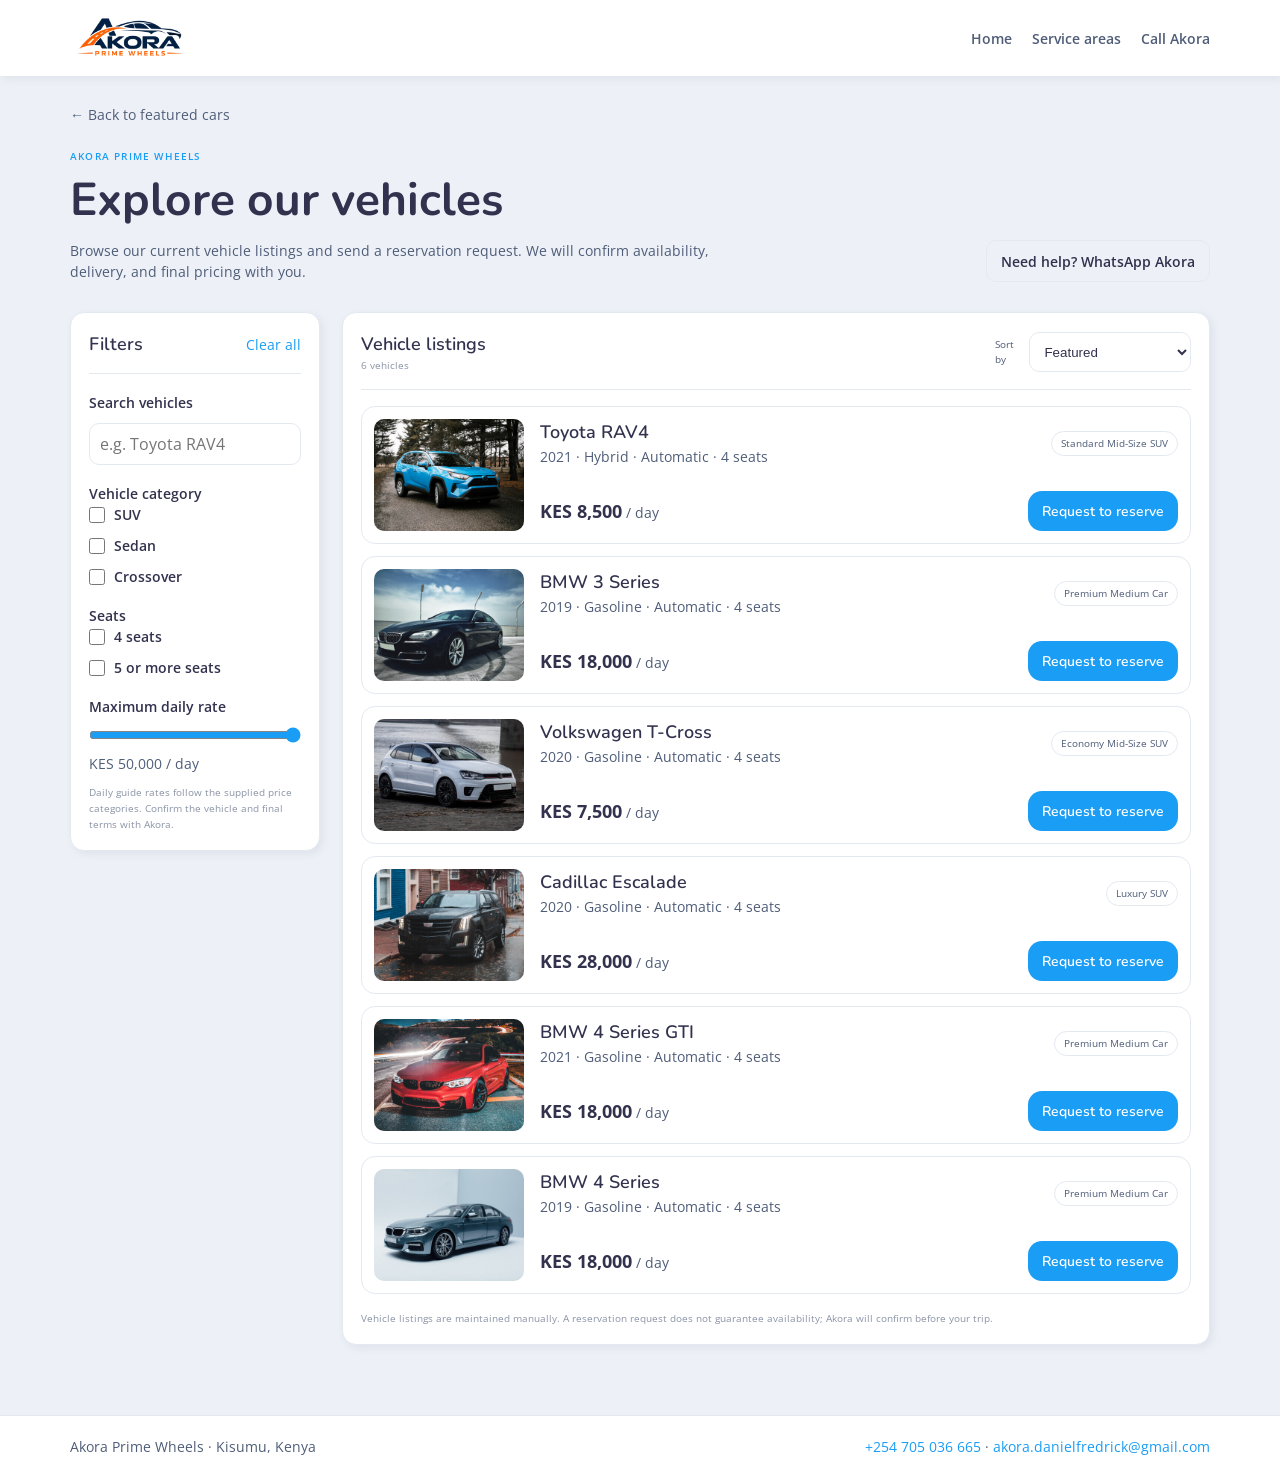
<file: vehicles.html>
<!DOCTYPE html>
<html lang="en">

<head>
  <meta charset="UTF-8">
  <meta name="viewport" content="width=device-width, initial-scale=1.0">
  <meta name="description" content="Browse Akora's manually listed vehicles and send a reservation request.">
  <title>Explore vehicles | Akora Prime Wheels</title>
  <link rel="shortcut icon" href="./favicon.svg" type="image/svg+xml">
  <link rel="stylesheet" href="./assets/css/style.css?v=20261027-responsive">
  <link rel="preconnect" href="https://fonts.googleapis.com">
  <link rel="preconnect" href="https://fonts.gstatic.com" crossorigin>
  <link href="https://fonts.googleapis.com/css2?family=Nunito:wght@400;600&family=Open+Sans&display=swap"
    rel="stylesheet">
</head>

<body class="catalog-page">
  <header class="catalog-header">
    <div class="container catalog-header-inner">
      <a href="./index.html#home" class="logo" aria-label="Akora Prime Wheels home">
        <img src="./assets/images/logo.svg" alt="Akora Prime Wheels logo">
      </a>
      <nav class="catalog-nav" aria-label="Main navigation">
        <a href="./index.html#home">Home</a>
        <a href="./index.html#service-areas">Service areas</a>
        <a href="tel:+254705036665">Call Akora</a>
      </nav>
    </div>
  </header>

  <main class="catalog-main">
    <div class="container">
      <a class="catalog-back-link" href="./index.html#featured-car">&larr; Back to featured cars</a>

      <div class="catalog-heading">
        <div>
          <p class="catalog-eyebrow">AKORA PRIME WHEELS</p>
          <h1 class="h1 catalog-title">Explore our vehicles</h1>
          <p class="catalog-description">Browse our current vehicle listings and send a reservation request.
            We will confirm availability, delivery, and final pricing with you.</p>
        </div>
        <a class="catalog-contact" href="https://wa.me/254705036665" target="_blank" rel="noopener noreferrer">
          Need help? WhatsApp Akora
        </a>
      </div>

      <div class="catalog-layout">
        <aside class="catalog-filters" aria-labelledby="filter-title">
          <div class="catalog-filter-heading">
            <h2 id="filter-title">Filters</h2>
            <button type="button" class="catalog-clear" data-clear-filters>Clear all</button>
          </div>

          <div class="catalog-filter-group">
            <label for="vehicle-search">Search vehicles</label>
            <input id="vehicle-search" class="catalog-control" type="search" placeholder="e.g. Toyota RAV4">
          </div>

          <fieldset class="catalog-filter-group">
            <legend>Vehicle category</legend>
            <label class="catalog-check"><input type="checkbox" name="category" value="suv"> SUV</label>
            <label class="catalog-check"><input type="checkbox" name="category" value="sedan"> Sedan</label>
            <label class="catalog-check"><input type="checkbox" name="category" value="crossover"> Crossover</label>
          </fieldset>

          <fieldset class="catalog-filter-group">
            <legend>Seats</legend>
            <label class="catalog-check"><input type="checkbox" name="seats" value="4"> 4 seats</label>
            <label class="catalog-check"><input type="checkbox" name="seats" value="5"> 5 or more seats</label>
          </fieldset>

          <div class="catalog-filter-group">
            <label for="max-price">Maximum daily rate</label>
            <input id="max-price" class="catalog-price-range" type="range" min="3000" max="50000" step="500" value="50000">
            <output class="catalog-price-output" for="max-price" data-max-price-output>KES 50,000 / day</output>
            <p class="catalog-filter-note">Daily guide rates follow the supplied price categories. Confirm the vehicle and final terms with Akora.</p>
          </div>
        </aside>

        <section class="catalog-results" aria-labelledby="results-title">
          <div class="catalog-results-heading">
            <div>
              <h2 id="results-title">Vehicle listings</h2>
              <p data-results-count aria-live="polite">6 vehicles</p>
            </div>
            <label class="catalog-sort-label" for="sort-vehicles">
              Sort by
              <select id="sort-vehicles" class="catalog-control">
                <option value="featured">Featured</option>
                <option value="price-low">Price: low to high</option>
                <option value="price-high">Price: high to low</option>
                <option value="name">Name: A to Z</option>
              </select>
            </label>
          </div>

          <div class="catalog-list" data-catalog-list>
            <article class="catalog-vehicle" data-vehicle-card data-name="Toyota RAV4" data-category="suv"
              data-seats="4" data-price="8500" data-order="1">
              <img src="./assets/images/car-1.jpg" alt="Toyota RAV4" loading="lazy" width="160" height="110">
              <div class="catalog-vehicle-details">
                <div class="catalog-vehicle-title">
                  <div><h3>Toyota RAV4</h3><p>2021 · Hybrid · Automatic · 4 seats</p></div>
                  <span class="catalog-category">Standard Mid-Size SUV</span>
                </div>
                <div class="catalog-vehicle-bottom">
                  <p class="catalog-vehicle-price"><strong>KES 8,500</strong> / day</p>
                  <a class="btn catalog-reserve" href="./index.html?reserve=toyota-rav4#featured-car">Request to reserve</a>
                </div>
              </div>
            </article>

            <article class="catalog-vehicle" data-vehicle-card data-name="BMW 3 Series" data-category="sedan"
              data-seats="4" data-price="18000" data-order="2">
              <img src="./assets/images/car-2.jpg" alt="BMW 3 Series" loading="lazy" width="160" height="110">
              <div class="catalog-vehicle-details">
                <div class="catalog-vehicle-title">
                  <div><h3>BMW 3 Series</h3><p>2019 · Gasoline · Automatic · 4 seats</p></div>
                  <span class="catalog-category">Premium Medium Car</span>
                </div>
                <div class="catalog-vehicle-bottom">
                  <p class="catalog-vehicle-price"><strong>KES 18,000</strong> / day</p>
                  <a class="btn catalog-reserve" href="./index.html?reserve=bmw-3-series#featured-car">Request to reserve</a>
                </div>
              </div>
            </article>

            <article class="catalog-vehicle" data-vehicle-card data-name="Volkswagen T-Cross" data-category="crossover"
              data-seats="4" data-price="7500" data-order="3">
              <img src="./assets/images/car-3.jpg" alt="Volkswagen T-Cross" loading="lazy" width="160" height="110">
              <div class="catalog-vehicle-details">
                <div class="catalog-vehicle-title">
                  <div><h3>Volkswagen T-Cross</h3><p>2020 · Gasoline · Automatic · 4 seats</p></div>
                  <span class="catalog-category">Economy Mid-Size SUV</span>
                </div>
                <div class="catalog-vehicle-bottom">
                  <p class="catalog-vehicle-price"><strong>KES 7,500</strong> / day</p>
                  <a class="btn catalog-reserve" href="./index.html?reserve=volkswagen-t-cross#featured-car">Request to reserve</a>
                </div>
              </div>
            </article>

            <article class="catalog-vehicle" data-vehicle-card data-name="Cadillac Escalade" data-category="suv"
              data-seats="4" data-price="28000" data-order="4">
              <img src="./assets/images/car-4.jpg" alt="Cadillac Escalade" loading="lazy" width="160" height="110">
              <div class="catalog-vehicle-details">
                <div class="catalog-vehicle-title">
                  <div><h3>Cadillac Escalade</h3><p>2020 · Gasoline · Automatic · 4 seats</p></div>
                  <span class="catalog-category">Luxury SUV</span>
                </div>
                <div class="catalog-vehicle-bottom">
                  <p class="catalog-vehicle-price"><strong>KES 28,000</strong> / day</p>
                  <a class="btn catalog-reserve" href="./index.html?reserve=cadillac-escalade#featured-car">Request to reserve</a>
                </div>
              </div>
            </article>

            <article class="catalog-vehicle" data-vehicle-card data-name="BMW 4 Series GTI" data-category="sedan"
              data-seats="4" data-price="18000" data-order="5">
              <img src="./assets/images/car-5.jpg" alt="BMW 4 Series GTI" loading="lazy" width="160" height="110">
              <div class="catalog-vehicle-details">
                <div class="catalog-vehicle-title">
                  <div><h3>BMW 4 Series GTI</h3><p>2021 · Gasoline · Automatic · 4 seats</p></div>
                  <span class="catalog-category">Premium Medium Car</span>
                </div>
                <div class="catalog-vehicle-bottom">
                  <p class="catalog-vehicle-price"><strong>KES 18,000</strong> / day</p>
                  <a class="btn catalog-reserve" href="./index.html?reserve=bmw-4-series-gti#featured-car">Request to reserve</a>
                </div>
              </div>
            </article>

            <article class="catalog-vehicle" data-vehicle-card data-name="BMW 4 Series" data-category="sedan"
              data-seats="4" data-price="18000" data-order="6">
              <img src="./assets/images/car-6.jpg" alt="BMW 4 Series" loading="lazy" width="160" height="110">
              <div class="catalog-vehicle-details">
                <div class="catalog-vehicle-title">
                  <div><h3>BMW 4 Series</h3><p>2019 · Gasoline · Automatic · 4 seats</p></div>
                  <span class="catalog-category">Premium Medium Car</span>
                </div>
                <div class="catalog-vehicle-bottom">
                  <p class="catalog-vehicle-price"><strong>KES 18,000</strong> / day</p>
                  <a class="btn catalog-reserve" href="./index.html?reserve=bmw-4-series#featured-car">Request to reserve</a>
                </div>
              </div>
            </article>

            <p class="catalog-empty" data-catalog-empty hidden>No vehicles match these filters. Try changing your search.</p>
          </div>
          <p class="catalog-manual-note">Vehicle listings are maintained manually. A reservation request does not guarantee availability; Akora will confirm before your trip.</p>
        </section>
      </div>
    </div>
  </main>

  <footer class="catalog-footer">
    <div class="container">
      <p>Akora Prime Wheels · Kisumu, Kenya</p>
      <p><a href="tel:+254705036665">+254 705 036 665</a> ·
        <a href="mailto:akora.danielfredrick@gmail.com">akora.danielfredrick@gmail.com</a></p>
    </div>
  </footer>

  <script src="./assets/js/vehicles.js?v=20261027-reservation-flow"></script>
</body>

</html>
</file>
<file: assets/css/style.css>
/*-----------------------------------*\
  #style.css
\*-----------------------------------*/

/**
 * copyright 2022 codewithsadee
 */





/*-----------------------------------*\
  #CUSTOM PROPERTY
\*-----------------------------------*/

:root {

  /**
   * colors
   */

  --pale-purple-pantone: hsl(262, 63%, 92%);
  --medium-sea-green: hsl(152, 63%, 43%);
  --lavender-blush: hsl(336, 35%, 92%);
  --carolina-blue: hsl(204, 91%, 53%);
  --columbia-blue: hsl(204, 92%, 90%);
  --alice-blue-1: hsl(216, 38%, 95%);
  --alice-blue-2: hsl(216, 75%, 97%);
  --alice-blue-3: hsl(216, 38%, 95%);
  --alice-blue-4: hsl(217, 33%, 92%);
  --independence: hsl(219, 21%, 39%);
  --deep-cerise: hsl(329, 63%, 52%);
  --eerie-black: hsl(210, 11%, 15%);
  --space-cadet: hsl(240, 22%, 25%);
  --blue-jeans: hsl(204, 80%, 63%);
  --slate-blue: hsl(262, 60%, 57%);
  --beau-blue: hsl(208, 86%, 92%);
  --honey-dew: hsl(152, 48%, 89%);
  --mimi-pink: hsl(329, 63%, 90%);
  --red-salsa: hsl(0, 79%, 63%);
  --sapphire: hsl(211, 100%, 35%);
  --manatee: hsl(219, 14%, 60%);
  --white: hsl(0, 0%, 100%);

  --gradient: linear-gradient(to top, var(--alice-blue-2), var(--alice-blue-3));

  /**
   * typography
   */

  --ff-nunito: 'Nunito', sans-serif;
  --ff-open-sans: 'Open Sans', sans-serif;

  --fs-1: 2.125rem;
  --fs-2: 1.875rem;
  --fs-3: 1.5rem;
  --fs-4: 1.375rem;
  --fs-5: 1.125rem;
  --fs-6: 0.875rem;
  --fs-7: 0.625rem;

  --fw-400: 400;
  --fw-600: 600;

  /**
   * transition
   */

  --transition: 0.5s ease;

  /**
   * spacing
   */

  --section-padding: 50px;

  /**
   * radius
   */

  --radius-10: 10px;
  --radius-14: 14px;
  --radius-18: 18px;

  /**
   * shadow
   */

  --shadow-1: 3px 3px 9px hsla(240, 14%, 69%, 0.2);
  --shadow-2: 3px 3px 9px hsla(204, 92%, 59%, 0.3);

}





/*-----------------------------------*\
  #RESET
\*-----------------------------------*/

*, *::before, *::after {
  margin: 0;
  padding: 0;
  box-sizing: border-box;
}

li { list-style: none; }

a { text-decoration: none; }

a,
img,
span,
label,
input,
button,
ion-icon { display: block; }

button,
input {
  background: none;
  border: none;
  font: inherit;
}

button { cursor: pointer; }

input { width: 100%; }

ion-icon { pointer-events: none; }

html {
  font-family: var(--ff-open-sans);
  color: var(--eerie-black);
  font-size: 1rem;
  line-height: 1.5;
  scroll-behavior: smooth;
}

body {
  background: var(--alice-blue-1);
  overflow-x: hidden;
}

::-webkit-scrollbar {
  width: 15px;
  height: 10px;
}

::-webkit-scrollbar-track { background: var(--white); }

::-webkit-scrollbar-thumb {
  background: hsla(219, 14%, 60%, 0.3);
  border: 2px solid var(--white);
}

::-webkit-scrollbar-thumb:hover { background: hsla(219, 14%, 60%, 0.5); }





/*-----------------------------------*\
  #REUSED STYLE
\*-----------------------------------*/

.container { padding-inline: 15px; }

button, a { transition: var(--transition); }

.btn {
  position: relative;
  background: var(--background, var(--carolina-blue));
  color: var(--color, var(--white));
  min-width: var(--width, 40px);
  min-height: var(--height, 40px);
  padding: 5px;
  display: grid;
  place-items: center;
  border-radius: var(--radius-14);
  font-family: var(--ff-nunito);
  font-size: var(--fs-6);
  font-weight: var(--fw-600);
  overflow: hidden;
}

.btn ion-icon {
  font-size: 22px;
  --ionicon-stroke-width: 40px;
}

.btn::before {
  content: "";
  position: absolute;
  inset: 0;
  background: linear-gradient(to right, hsla(0, 0%, 100%, 0.4), transparent);
  opacity: 0;
  pointer-events: none;
  transition: var(--transition);
}

.btn:is(:hover, :focus) { box-shadow: var(--shadow-2); }

.btn:is(:hover, :focus)::before { opacity: 1; }

.section { padding-block: var(--section-padding); }

.h1,
.h2,
.h3 {
  color: var(--space-cadet);
  font-family: var(--ff-nunito);
  line-height: 1.4;
}

.h1 {
  font-size: var(--fs-1);
  text-transform: uppercase;
}

.h2,
.h3 { font-weight: var(--fw-400); }

.h2 { font-size: var(--fs-2); }

.h3 { font-size: var(--fs-4); }

.w-100 { width: 100%; }





/*-----------------------------------*\
  #HEADER
\*-----------------------------------*/

.header-contact { display: none; }

.header {
  background: var(--alice-blue-1);
  position: fixed;
  top: 0;
  left: 0;
  width: 100%;
  transition: var(--transition);
  z-index: 4;
}

.header.active { box-shadow: var(--shadow-1); }

.header .container {
  height: 70px;
  display: flex;
  justify-content: space-between;
  align-items: center;
}

.logo {
  display: inline-flex;
  align-items: center;
  width: 180px;
  min-width: 180px;
}

.logo img {
  display: block;
  width: 100%;
  height: auto;
}

.header .logo {
  width: 120px;
  min-width: 120px;
}

.footer-brand .logo {
  width: 160px;
  min-width: 160px;
}

.header-actions {
  display: flex;
  align-items: center;
  gap: 20px;
}

.header-actions .btn span { display: none; }

.user-btn {
  --color: var(--independence);
  --background: var(--white);
  --shadow-2: var(--shadow-1);
  box-shadow: var(--shadow-1);
}

.network-nav-btn {
  --width: auto;
  --height: 40px;
  --background: var(--carolina-blue);
  --color: var(--white);
  padding-inline: 18px;
  border-radius: var(--radius-10);
  font-size: var(--fs-6);
  font-weight: var(--fw-600);
  text-transform: uppercase;
  white-space: nowrap;
}

.header-actions .network-nav-btn span {
  display: block;
  padding-inline: 0;
  font-weight: var(--fw-600);
}

.nav-toggle-btn span {
  background: var(--independence);
  width: 22px;
  height: 2px;
  border-radius: 2px;
  margin-block: 8px;
  transform-origin: right;
  transition: var(--transition);
}

.nav-toggle-btn span.two { transform: scaleX(0.7); }

.nav-toggle-btn span.three { transform: scaleX(0.4); }

.nav-toggle-btn:is(:hover, :focus) span { background: var(--carolina-blue); }

.nav-toggle-btn.active span {
  transform: scaleX(1);
  background: var(--carolina-blue);
}

.navbar {
  background: var(--alice-blue-1);
  position: fixed;
  top: 70px;
  bottom: 0;
  right: -260px;
  max-width: 260px;
  width: 100%;
  padding: 20px 25px;
  border: 1px solid var(--white);
  box-shadow: var(--shadow-1);
  visibility: hidden;
  transition: 0.25s cubic-bezier(0.51, 0.03, 0.64, 0.28);
}

.navbar.active {
  visibility: visible;
  transform: translateX(-100%);
  transition: 0.5s cubic-bezier(0.33, 0.85, 0.56, 1.02);
}

.navbar-link {
  color: var(--independence);
  font-family: var(--ff-nunito);
  font-size: var(--fs-6);
  padding-block: 5px;
  margin-bottom: 15px;
}

.navbar-link:is(:hover, :focus) { color: var(--carolina-blue); }

.overlay {
  position: fixed;
  top: 70px;
  background: hsl(216, 38%, 95%);
  left: 0;
  right: 0;
  bottom: 0;
  opacity: 0;
  pointer-events: none;
  transition: var(--transition);
}

.overlay.active {
  opacity: 0.7;
  pointer-events: all;
}





/*-----------------------------------*\
  #HERO
\*-----------------------------------*/

.hero {
  position: relative;
  isolation: isolate;
  display: flex;
  min-height: 0;
  flex-direction: column;
  justify-content: space-between;
  gap: 24px;
  overflow: visible;
  padding-block: 100px 24px;
  background: var(--space-cadet);
}

.hero-content {
  max-width: 900px;
  padding-block: 8px 42px;
}

.hero-title {
  max-width: 26ch;
  margin-bottom: 12px;
  color: var(--white);
  font-family: var(--ff-open-sans);
  font-size: clamp(2.25rem, 3.8vw, 3.65rem);
  font-weight: 700;
  letter-spacing: -0.035em;
  line-height: 1.14;
  text-shadow: 0 2px 16px hsla(218, 48%, 5%, 0.3);
  text-transform: none;
}

.hero-text {
  max-width: 68ch;
  margin-bottom: 20px;
  color: hsla(0, 0%, 100%, 0.96);
  font-family: var(--ff-open-sans);
  font-size: clamp(1rem, 1.2vw, 1.15rem);
  line-height: 1.65;
  text-shadow: 0 1px 10px hsla(218, 48%, 5%, 0.48);
}

.hero-banner {
  position: absolute;
  z-index: -1;
  inset: 0;
  display: block;
  width: 100%;
  border-radius: 0;
  background:
    linear-gradient(90deg, hsla(218, 48%, 10%, 0.88) 0%, hsla(218, 48%, 10%, 0.58) 48%, hsla(218, 48%, 10%, 0.2) 100%),
    url("../images/home-hero-fortuner.png") center center / cover no-repeat;
}

.hero-banner::after {
  position: absolute;
  inset: 0;
  display: none;
  background:
    linear-gradient(90deg, hsla(218, 48%, 10%, 0.18), hsla(218, 48%, 10%, 0.08)),
    url("../images/home-hero-fortuner.png") center / contain no-repeat;
  content: "";
}

.rental-search-form {
  background: var(--gradient);
  border: 1px solid var(--white);
  box-shadow: var(--shadow-1);
  border-radius: var(--radius-18);
  font-family: var(--ff-nunito);
}

.rental-search-section {
  position: relative;
  z-index: 2;
  width: min(100%, 1110px);
  margin-inline: auto;
  padding-block: 0;
}

.rental-search-section .container {
  width: 100%;
  max-width: 1080px;
}

.input-wrapper { padding: 10px 14px; }

.input-wrapper:not(:last-of-type) { border-bottom: 1px solid hsla(0, 0%, 0%, 0.08); }

.input-label {
  color: var(--manatee);
  font-size: var(--fs-6);
  margin-bottom: 7px;
}

.input-field {
  color: var(--space-cadet);
  outline: 2px solid transparent;
  outline-offset: 5px;
  border-radius: 4px;
  transition: var(--transition);
}

.input-field:focus { outline-color: var(--carolina-blue); }

.input-field::placeholder { color: var(--independence); }

.rental-search-form .btn {
  --width: calc(100% - 32px);
  --height: 48px;
  margin: 16px;
  text-transform: uppercase;
}

.rental-search-form [data-rental-kisumu-details][hidden],
.booking-field[hidden] {
  display: none !important;
}

.rental-search-form .rental-detail-field {
  border-top: 1px solid hsla(0, 0%, 0%, 0.08);
  padding-block: 9px;
}

.rental-detail-field .input-label {
  margin-bottom: 4px;
}

.rental-detail-field .input-field {
  min-height: 36px;
  font-size: var(--fs-6);
}

.input-field[type="date"] {
  display: block;
  width: 100%;
  min-width: 0;
  min-height: 28px;
}

.rental-search-form select.input-field {
  cursor: pointer;
  width: 100%;
}

.rental-search-message {
  min-height: 0;
  margin-top: 8px;
  color: var(--independence);
  font-size: var(--fs-6);
}



/*-----------------------------------*\
  #SERVICE MAP
\*-----------------------------------*/

.service-map {
  background: var(--white);
  padding-block: 36px;
}

.service-map-heading {
  max-width: 620px;
  margin: 0 auto 24px;
  text-align: center;
}

.service-map-heading .section-title {
  margin-bottom: 8px;
}

.service-map-description {
  color: var(--independence);
  font-size: var(--fs-6);
  line-height: 1.7;
}

.service-map-layout {
  display: grid;
  gap: 14px;
}

.service-map-canvas {
  position: relative;
  z-index: 0;
  width: 100%;
  height: 320px;
  border: 1px solid var(--alice-blue-4);
  border-radius: var(--radius-18);
  overflow: hidden;
  background: var(--alice-blue-2);
}

.service-map-fallback {
  position: absolute;
  z-index: 1000;
  right: 10px;
  bottom: 10px;
  left: 10px;
  margin: 0;
  border-radius: var(--radius-10);
  background: var(--white);
  padding: 20px;
  color: var(--independence);
  font-size: var(--fs-6);
}

.service-map-fallback a,
.map-attribution a {
  display: inline;
  color: var(--carolina-blue);
  text-decoration: underline;
}

.service-city-list {
  display: grid;
  grid-template-columns: repeat(2, minmax(0, 1fr));
  align-content: start;
  gap: 8px;
}

.service-city-button {
  width: 100%;
  min-height: 38px;
  padding: 7px 10px;
  border: 1px solid var(--alice-blue-4);
  border-radius: var(--radius-10);
  color: var(--independence);
  text-align: left;
  font-size: var(--fs-6);
  transition: var(--transition);
}

.service-city-button:is(:hover, :focus-visible),
.service-city-button.active {
  border-color: var(--carolina-blue);
  color: var(--space-cadet);
  background: var(--alice-blue-2);
}

.map-attribution {
  margin-top: 8px;
  color: var(--manatee);
  font-size: var(--fs-7);
  text-align: right;
}

.leaflet-container {
  font-family: var(--ff-open-sans);
}

.booking-dialog {
  width: min(640px, calc(100% - 32px));
  max-width: 640px;
  max-height: min(90vh, 900px);
  margin: auto;
  padding: 26px;
  overflow-y: auto;
  border: 1px solid var(--alice-blue-4);
  border-radius: var(--radius-18);
  background: var(--white);
  color: var(--eerie-black);
  box-shadow: 0 24px 80px hsla(219, 21%, 20%, 0.28);
}

.booking-dialog::backdrop {
  background: hsla(219, 21%, 20%, 0.65);
  backdrop-filter: blur(3px);
}

.booking-dialog-header {
  display: flex;
  justify-content: space-between;
  align-items: flex-start;
  gap: 20px;
  margin-bottom: 18px;
}

.booking-eyebrow {
  margin-bottom: 4px;
  color: var(--carolina-blue);
  font-size: var(--fs-7);
  font-weight: var(--fw-600);
  letter-spacing: 0.12em;
}

.booking-title {
  font-weight: var(--fw-600);
}

.booking-close {
  display: grid;
  place-items: center;
  width: 40px;
  height: 40px;
  flex: 0 0 40px;
  border-radius: 50%;
  background: var(--alice-blue-1);
  color: var(--independence);
}

.booking-close ion-icon { font-size: 22px; }

.booking-car-summary {
  padding: 14px 16px;
  border: 1px solid var(--alice-blue-4);
  border-radius: var(--radius-10);
  background: var(--alice-blue-2);
  color: var(--space-cadet);
  font-family: var(--ff-nunito);
  font-weight: var(--fw-600);
}

.booking-payment-note {
  margin-block: 14px 20px;
  padding: 12px 14px;
  border-left: 3px solid var(--medium-sea-green);
  border-radius: 0 var(--radius-10) var(--radius-10) 0;
  background: var(--honey-dew);
  color: var(--space-cadet);
  font-size: var(--fs-6);
}

.booking-form {
  display: grid;
  grid-template-columns: repeat(2, minmax(0, 1fr));
  gap: 16px;
}

.booking-form[hidden] { display: none; }

.booking-field {
  display: grid;
  align-content: start;
  gap: 7px;
}

.booking-field-full { grid-column: 1 / -1; }

.booking-field > label {
  color: var(--space-cadet);
  font-size: var(--fs-6);
  font-weight: var(--fw-600);
}

.booking-field > label span {
  display: inline;
  color: var(--manatee);
  font-weight: var(--fw-400);
}

.booking-field input:not([type="checkbox"]),
.booking-field select,
.booking-field textarea {
  display: block;
  width: 100%;
  min-height: 44px;
  padding: 10px 12px;
  border: 1px solid var(--alice-blue-4);
  border-radius: var(--radius-10);
  outline: 2px solid transparent;
  outline-offset: 1px;
  background: var(--white);
  color: var(--space-cadet);
  font: inherit;
}

.booking-field textarea {
  min-height: 88px;
  resize: vertical;
}

.booking-field input:focus,
.booking-field select:focus,
.booking-field textarea:focus {
  border-color: var(--carolina-blue);
  outline-color: var(--columbia-blue);
}

.booking-field input[type="hidden"] { display: none; }

.booking-consent {
  display: flex;
  align-items: flex-start;
  gap: 10px;
  color: var(--independence) !important;
  font-weight: var(--fw-400) !important;
}

.booking-consent input {
  width: 16px;
  height: 16px;
  flex: 0 0 16px;
  margin-top: 3px;
  accent-color: var(--carolina-blue);
}

.booking-submit {
  min-height: 48px;
  background: var(--carolina-blue);
}

.booking-submit:disabled {
  cursor: wait;
  opacity: 0.7;
}

.booking-status {
  margin-top: 14px;
  color: var(--independence);
  font-size: var(--fs-6);
}

.booking-status[data-state="success"] { color: hsl(152, 63%, 32%); }

.booking-status[data-state="error"] { color: hsl(0, 79%, 48%); }

.booking-contact {
  display: flex;
  flex-wrap: wrap;
  align-items: center;
  gap: 8px 16px;
  margin-top: 20px;
  padding-top: 16px;
  border-top: 1px solid var(--alice-blue-4);
  color: var(--independence);
  font-size: var(--fs-6);
}

.booking-contact a {
  display: inline;
  color: var(--carolina-blue);
}

@media (max-width: 480px) {
  .booking-dialog { padding: 20px; }

  .booking-form { grid-template-columns: minmax(0, 1fr); }

  .booking-field-full { grid-column: auto; }
}



/*-----------------------------------*\
  #FEATURED CAR
\*-----------------------------------*/

.featured-car .title-wrapper {
  display: flex;
  flex-wrap: wrap;
  justify-content: space-between;
  align-items: center;
  gap: 10px 15px;
  margin-bottom: 30px;
}

.featured-car {
  background: var(--white);
}

.featured-trust-list {
  display: flex;
  flex-wrap: wrap;
  justify-content: center;
  gap: 12px 28px;
  margin-bottom: 42px;
}

.featured-trust-list li {
  display: flex;
  align-items: center;
  gap: 7px;
  color: var(--independence);
  font-size: var(--fs-7);
  font-weight: var(--fw-600);
}

.featured-trust-list ion-icon {
  color: var(--medium-sea-green);
  font-size: 16px;
}

.featured-intro {
  max-width: 650px;
  margin: 0 auto 28px;
  text-align: center;
}

.featured-eyebrow {
  margin-bottom: 8px;
  color: var(--carolina-blue);
  font-size: var(--fs-7);
  font-weight: var(--fw-600);
  letter-spacing: 0.14em;
}

.featured-intro .section-title {
  margin-bottom: 10px;
}

.featured-description {
  color: var(--independence);
  font-size: var(--fs-6);
  line-height: 1.8;
}

.featured-toolbar {
  display: flex;
  flex-wrap: wrap;
  justify-content: space-between;
  align-items: center;
  gap: 16px;
  margin-bottom: 24px;
}

.featured-filters {
  display: flex;
  flex-wrap: wrap;
  gap: 8px;
}

.featured-filter {
  padding: 8px 14px;
  border: 1px solid var(--alice-blue-4);
  border-radius: 999px;
  color: var(--independence);
  font-size: var(--fs-7);
  font-weight: var(--fw-600);
  transition: var(--transition);
}

.featured-filter:is(:hover, :focus-visible) {
  border-color: var(--carolina-blue);
  color: var(--carolina-blue);
}

.featured-filter.active {
  border-color: var(--space-cadet);
  background: var(--space-cadet);
  color: var(--white);
}

.featured-car-list > li[hidden] { display: none; }

.featured-view-all {
  display: flex;
  justify-content: center;
  margin-top: 30px;
}

.featured-view-all-link {
  display: inline-flex;
  align-items: center;
  justify-content: center;
  gap: 8px;
  min-height: 42px;
  padding: 8px 18px;
  border: 1px solid var(--alice-blue-4);
  border-radius: var(--radius-10);
  background: var(--white);
  color: var(--space-cadet);
  font-size: var(--fs-6);
  font-weight: var(--fw-600);
  transition: var(--transition);
}

.featured-view-all-link:is(:hover, :focus-visible) {
  border-color: var(--carolina-blue);
  color: var(--carolina-blue);
  box-shadow: var(--shadow-2);
}

.featured-view-all-link ion-icon {
  font-size: 18px;
  transition: var(--transition);
}

.featured-car-list {
  display: grid;
  grid-template-columns: minmax(0, 1fr);
  gap: 30px;
}

.featured-car-card {
  background: var(--gradient);
  border: 1px solid var(--white);
  border-radius: var(--radius-18);
  padding: 10px;
  box-shadow: var(--shadow-1);
}

.featured-car-card .card-banner {
  background: hsla(0, 0%, 0%, 0.2);
  aspect-ratio: 3 / 2;
  border-radius: var(--radius-18);
  overflow: hidden;
}

.featured-car-card .card-banner > img {
  height: 100%;
  object-fit: cover;
}

.featured-car-card .card-content { padding: 20px 10px 10px; }

.featured-car-card .card-title-wrapper {
  display: flex;
  justify-content: space-between;
  align-items: center;
  gap: 5px;
  margin-bottom: 15px;
}

.featured-car-card .card-title { width: calc(100% - 60px); }

.featured-car-card .card-title > a {
  color: inherit;
  width: 100%;
  white-space: nowrap;
  overflow: hidden;
  text-overflow: ellipsis;
}

.featured-car-card .card-title > a:is(:hover, :focus) { color: var(--carolina-blue); }

.featured-car-card .year {
  font-family: var(--ff-nunito);
  font-size: var(--fs-6);
  font-weight: var(--fw-600);
  padding: 3px 12px;
  border: 2px dashed hsla(204, 91%, 53%, 0.4);
  border-radius: var(--radius-14);
}

.featured-car-card .card-list {
  display: grid;
  grid-template-columns: 1fr;
  gap: 15px;
  padding-bottom: 15px;
  border-bottom: 1px solid hsla(0, 0%, 0%, 0.1);
  margin-bottom: 15px;
}

.featured-car-card .card-list-item {
  display: flex;
  align-items: center;
  gap: 8px;
}

.featured-car-card .card-list-item ion-icon {
  font-size: 20px;
  color: var(--carolina-blue);
  --ionicon-stroke-width: 38px;
}

.featured-car-card .card-item-text {
  color: var(--independence);
  font-size: var(--fs-6);
}

.featured-car-card .card-price-wrapper {
  display: flex;
  flex-wrap: wrap;
  justify-content: space-between;
  align-items: center;
  gap: 15px;
}

.featured-car-card .card-price {
  font-family: var(--ff-nunito);
  font-size: var(--fs-6);
  color: var(--space-cadet);
}

.featured-car-card .card-price strong {
  font-size: var(--fs-3);
  font-weight: var(--fw-400);
}

.featured-car-card .btn:last-child {
  --height: 36px;
  min-width: 100%;
}

.featured-car-card .fav-btn {
  --background: var(--beau-blue);
  --color: var(--blue-jeans);
  --height: 36px;
  --width: 36px;
  --shadow-2: none;
}

.featured-car-card .fav-btn ion-icon { font-size: 18px; }

.featured-car-card .fav-btn:is(:hover, :focus) {
  --background: var(--lavender-blush);
  --color: var(--red-salsa);
}





/*-----------------------------------*\
  #WHY CHOOSE AKORA
\*-----------------------------------*/

.why-akora {
  background: linear-gradient(180deg, #ffffff 0%, #f7faff 100%);
}

.why-akora-heading {
  max-width: 620px;
  margin: 0 auto 30px;
  text-align: center;
}

.why-akora .section-title {
  margin-bottom: 7px;
  color: var(--space-cadet);
  font-weight: var(--fw-600);
}

.why-akora-intro {
  color: var(--independence);
  font-size: var(--fs-6);
  line-height: 1.7;
}

.why-akora-list {
  display: grid;
  grid-template-columns: minmax(0, 1fr);
  gap: 16px;
}

.why-akora-card {
  height: 100%;
  min-height: 190px;
  padding: 24px 20px;
  border: 1px solid hsl(216, 30%, 91%);
  border-radius: var(--radius-14);
  background: var(--white);
  box-shadow: 0 5px 16px hsla(219, 35%, 25%, 0.06);
  text-align: center;
  transition: transform 0.25s ease, border-color 0.25s ease, box-shadow 0.25s ease;
}

.why-akora-card:hover {
  transform: translateY(-4px);
  border-color: hsl(204, 75%, 82%);
  box-shadow: 0 12px 26px hsla(211, 60%, 35%, 0.11);
}

.why-akora-icon {
  display: grid;
  width: 48px;
  height: 48px;
  place-items: center;
  margin: 0 auto 14px;
  border-radius: 50%;
  background: hsl(204, 90%, 95%);
  color: var(--carolina-blue);
}

.why-akora-icon ion-icon { font-size: 23px; }

.why-akora-card-title {
  margin-bottom: 8px;
  color: var(--space-cadet);
  font-family: var(--ff-nunito);
  font-size: var(--fs-6);
  font-weight: var(--fw-600);
}

.why-akora-card-text {
  max-width: 30ch;
  margin-inline: auto;
  color: var(--independence);
  font-size: var(--fs-7);
  line-height: 1.7;
}





/*-----------------------------------*\
  #BLOG
\*-----------------------------------*/

.blog .section-title { margin-bottom: 30px; }

.blog-card {
  background: var(--alice-blue-2);
  border-radius: var(--radius-18);
  border: 1px solid var(--white);
  box-shadow: var(--shadow-1);
  overflow: hidden;
}

.blog-card .card-banner {
  aspect-ratio: 3 / 2;
  position: relative;
  overflow: hidden;
}

.blog-card .card-banner a:first-child { height: 100%; }

.blog-card .card-banner img {
  height: 100%;
  object-fit: cover;
}

.blog-card .card-badge {
  position: absolute;
  bottom: 20px;
  left: 20px;
  --height: 30px;
  --width: 92px;
}

.blog-card .card-content { padding: 20px; }

.blog-card .card-title { margin-bottom: 20px; }

.blog-card .card-title > a { color: inherit; }

.blog-card .card-title > a:is(:hover, :focus) { color: var(--carolina-blue); }

.blog-card .card-meta {
  display: flex;
  justify-content: space-between;
  align-items: center;
}

.blog-card :is(.publish-date, .comments) {
  display: flex;
  align-items: center;
  gap: 5px;
  font-size: var(--fs-6);
  color: var(--independence);
}

.blog-card :is(.publish-date, .comments) ion-icon {
  font-size: 15px;
  --ionicon-stroke-width: 50px;
}

.blog .has-scrollbar {
  display: flex;
  gap: 20px;
  scroll-snap-type: inline mandatory;
  overflow-x: auto;
  padding-bottom: 20px;
}

.blog .has-scrollbar > li {
  flex-shrink: 0;
  max-width: 330px;
  width: 100%;
  scroll-snap-align: start;
}

.has-scrollbar::-webkit-scrollbar-track {
  background: var(--alice-blue-1);
  outline: 2px solid var(--carolina-blue);
  border-radius: 10px;
}

.has-scrollbar::-webkit-scrollbar-thumb {
  border-color: var(--alice-blue-1);
  background: var(--carolina-blue);
  border-radius: 10px;
}

.has-scrollbar::-webkit-scrollbar-button { width: calc(25% - 40px); }




/*-----------------------------------*\
  #VEHICLE CATALOG
\*-----------------------------------*/

.catalog-header {
  position: relative;
  z-index: 1;
  background: var(--white);
  box-shadow: var(--shadow-1);
}

.catalog-header-inner {
  min-height: 76px;
  display: flex;
  align-items: center;
  justify-content: space-between;
  gap: 20px;
}

.catalog-header .logo {
  width: 120px;
  min-width: 120px;
}

.catalog-nav {
  display: flex;
  align-items: center;
  gap: 20px;
}

.catalog-nav a {
  color: var(--independence);
  font-size: var(--fs-6);
  font-weight: var(--fw-600);
}

.catalog-nav a:is(:hover, :focus) { color: var(--carolina-blue); }

.catalog-main { padding-block: 26px 70px; }

.catalog-back-link {
  display: inline-block;
  margin-bottom: 24px;
  color: var(--independence);
  font-size: var(--fs-6);
}

.catalog-back-link:hover { color: var(--carolina-blue); }

.catalog-heading {
  display: flex;
  flex-wrap: wrap;
  justify-content: space-between;
  align-items: flex-end;
  gap: 20px;
  margin-bottom: 30px;
}

.catalog-eyebrow {
  margin-bottom: 4px;
  color: var(--carolina-blue);
  font-size: var(--fs-7);
  font-weight: var(--fw-600);
  letter-spacing: 0.12em;
}

.catalog-title {
  margin-bottom: 8px;
  text-transform: none;
}

.catalog-description {
  max-width: 680px;
  color: var(--independence);
  font-size: var(--fs-6);
}

.catalog-contact {
  display: inline-flex;
  min-height: 42px;
  align-items: center;
  padding: 8px 14px;
  border: 1px solid var(--alice-blue-4);
  border-radius: var(--radius-10);
  color: var(--space-cadet);
  font-size: var(--fs-6);
  font-weight: var(--fw-600);
}

.catalog-contact:hover {
  border-color: var(--carolina-blue);
  background: var(--white);
}

.catalog-layout {
  display: grid;
  gap: 22px;
  align-items: start;
}

.catalog-filters,
.catalog-results {
  border: 1px solid var(--alice-blue-4);
  border-radius: var(--radius-14);
  background: var(--white);
  box-shadow: var(--shadow-1);
}

.catalog-filters { padding: 18px; }

.catalog-filter-heading,
.catalog-results-heading {
  display: flex;
  align-items: center;
  justify-content: space-between;
  gap: 14px;
}

.catalog-filter-heading {
  padding-bottom: 15px;
  border-bottom: 1px solid var(--alice-blue-4);
}

.catalog-filter-heading h2,
.catalog-results-heading h2 {
  color: var(--space-cadet);
  font-family: var(--ff-nunito);
  font-size: var(--fs-5);
  font-weight: var(--fw-600);
}

.catalog-clear {
  color: var(--carolina-blue);
  font-size: var(--fs-6);
}

.catalog-filter-group {
  display: grid;
  gap: 10px;
  min-width: 0;
  margin-top: 18px;
  border: 0;
}

.catalog-filter-group > label,
.catalog-filter-group legend {
  color: var(--space-cadet);
  font-size: var(--fs-6);
  font-weight: var(--fw-600);
}

.catalog-control {
  display: block;
  width: 100%;
  min-height: 40px;
  padding: 8px 10px;
  border: 1px solid var(--alice-blue-4);
  border-radius: var(--radius-10);
  background: var(--white);
  color: var(--space-cadet);
}

.catalog-check {
  display: flex;
  align-items: center;
  gap: 9px;
  color: var(--independence);
  font-size: var(--fs-6);
  cursor: pointer;
}

.catalog-check input {
  width: 16px;
  height: 16px;
  accent-color: var(--carolina-blue);
}

.catalog-price-range {
  width: 100%;
  accent-color: var(--carolina-blue);
}

.catalog-price-output {
  color: var(--independence);
  font-size: var(--fs-6);
}

.catalog-filter-note,
.catalog-manual-note {
  color: var(--manatee);
  font-size: var(--fs-7);
  line-height: 1.6;
}

.catalog-results { min-width: 0; padding: 18px; }

.catalog-results-heading {
  flex-wrap: wrap;
  padding-bottom: 16px;
  border-bottom: 1px solid var(--alice-blue-4);
}

.catalog-results-heading p {
  color: var(--manatee);
  font-size: var(--fs-7);
}

.catalog-sort-label {
  display: flex;
  align-items: center;
  gap: 8px;
  color: var(--independence);
  font-size: var(--fs-7);
}

.catalog-sort-label .catalog-control { min-width: 155px; }

.catalog-list {
  display: grid;
  gap: 12px;
  padding-top: 16px;
}

.catalog-vehicle {
  display: grid;
  grid-template-columns: 120px minmax(0, 1fr);
  gap: 16px;
  padding: 12px;
  border: 1px solid var(--alice-blue-4);
  border-radius: var(--radius-14);
  background: var(--white);
}

.catalog-vehicle[hidden] { display: none; }

.catalog-vehicle > img {
  width: 100%;
  height: 100px;
  align-self: center;
  border-radius: var(--radius-10);
  background: var(--alice-blue-1);
  object-fit: cover;
}

.catalog-vehicle-details {
  display: grid;
  align-content: space-between;
  gap: 14px;
  min-width: 0;
}

.catalog-vehicle-title,
.catalog-vehicle-bottom {
  display: flex;
  flex-wrap: wrap;
  justify-content: space-between;
  align-items: center;
  gap: 8px;
}

.catalog-vehicle-title h3 {
  color: var(--space-cadet);
  font-family: var(--ff-nunito);
  font-size: var(--fs-5);
  font-weight: var(--fw-600);
}

.catalog-vehicle-title p {
  color: var(--independence);
  font-size: var(--fs-6);
}

.catalog-category {
  padding: 4px 9px;
  border: 1px solid var(--alice-blue-4);
  border-radius: 999px;
  color: var(--independence);
  font-size: var(--fs-7);
}

.catalog-vehicle-price {
  color: var(--independence);
  font-size: var(--fs-6);
}

.catalog-vehicle-price strong {
  display: inline;
  color: var(--space-cadet);
  font-size: var(--fs-5);
}

.catalog-reserve {
  min-height: 40px;
  padding: 8px 14px;
}

.catalog-empty {
  padding: 30px 12px;
  color: var(--independence);
  text-align: center;
}

.catalog-empty[hidden] { display: none; }

.catalog-manual-note { margin-top: 16px; }

.catalog-footer {
  padding-block: 20px;
  border-top: 1px solid var(--alice-blue-4);
  background: var(--white);
  color: var(--independence);
  font-size: var(--fs-6);
}

.catalog-footer .container {
  display: flex;
  flex-wrap: wrap;
  justify-content: space-between;
  gap: 8px 20px;
}

.catalog-footer a {
  display: inline;
  color: var(--carolina-blue);
}

/*-----------------------------------*\
  #NETWORK REGISTRATION
\*-----------------------------------*/

.network-page [hidden] { display: none !important; }

.network-main { padding-bottom: 60px; }

.network-hero {
  position: relative;
  overflow: hidden;
  display: flex;
  min-height: 480px;
  align-items: center;
  padding-block: 48px;
  background:
    linear-gradient(90deg, hsla(218, 48%, 8%, 0.9) 0%, hsla(218, 48%, 8%, 0.76) 44%, hsla(218, 48%, 8%, 0.2) 100%),
    url("../images/network-hero.png") center 48% / cover no-repeat;
}

.network-hero-inner { position: relative; z-index: 1; }

.network-hero .catalog-back-link {
  margin-bottom: 26px;
  color: hsla(0, 0%, 100%, 0.88);
}

.network-hero .catalog-back-link:hover { color: #ff9a54; }

.network-hero .catalog-eyebrow { color: #78d3ff; }

.network-title {
  max-width: 760px;
  margin-bottom: 12px;
  color: var(--white);
  font-size: clamp(2rem, 5vw, 3.25rem);
  line-height: 1.15;
  text-transform: none;
}

.network-intro {
  max-width: 650px;
  color: hsla(0, 0%, 100%, 0.88);
  font-size: var(--fs-5);
}

.network-trust-note {
  display: inline-flex;
  align-items: center;
  gap: 7px;
  margin-top: 20px;
  color: #ffb064;
  font-size: var(--fs-6);
  font-weight: var(--fw-600);
}

.network-trust-note ion-icon { font-size: 19px; }

.network-options-section { padding-top: 42px; }

.network-section-heading {
  max-width: 660px;
  margin-bottom: 22px;
}

.network-section-heading h2 {
  margin-bottom: 6px;
  font-size: var(--fs-2);
}

.network-section-heading > p:last-child {
  color: var(--independence);
  font-size: var(--fs-6);
}

.network-options {
  display: grid;
  grid-template-columns: repeat(4, minmax(0, 1fr));
  gap: 16px;
}

.network-option-card {
  display: flex;
  min-width: 0;
  flex-direction: column;
  align-items: flex-start;
  padding: 21px;
  border: 1px solid var(--alice-blue-4);
  border-radius: var(--radius-14);
  background: var(--white);
  box-shadow: var(--shadow-1);
  transition: transform 0.2s ease, box-shadow 0.2s ease, border-color 0.2s ease;
}

.network-option-card:hover {
  transform: translateY(-3px);
  border-color: var(--columbia-blue);
  box-shadow: 0 12px 30px hsla(211, 40%, 25%, 0.1);
}

.network-option-icon {
  display: grid;
  width: 46px;
  height: 46px;
  place-items: center;
  margin-bottom: 15px;
  border-radius: 14px;
  background: var(--alice-blue-2);
  color: var(--sapphire);
}

.network-option-icon ion-icon { font-size: 24px; }

.network-option-card h3 {
  margin-bottom: 7px;
  color: var(--space-cadet);
  font-family: var(--ff-nunito);
  font-size: var(--fs-5);
}

.network-option-card p {
  flex: 1;
  margin-bottom: 17px;
  color: var(--independence);
  font-size: var(--fs-6);
  line-height: 1.6;
}

.network-register-btn {
  width: 100%;
  min-height: 44px;
  padding-inline: 12px;
  text-align: center;
}

.network-form-panel {
  scroll-margin-top: 24px;
  margin-top: 30px;
  padding: clamp(18px, 4vw, 32px);
  border: 1px solid var(--alice-blue-4);
  border-radius: var(--radius-18);
  background: var(--white);
  box-shadow: var(--shadow-1);
}

.network-form-heading,
.network-review-heading {
  display: flex;
  align-items: flex-start;
  justify-content: space-between;
  gap: 18px;
  margin-bottom: 22px;
}

.network-form-heading h2,
.network-review-heading h2 {
  margin-bottom: 4px;
  font-size: var(--fs-2);
  text-transform: none;
}

.network-form-heading p:last-child,
.network-review-heading p:last-child {
  color: var(--independence);
  font-size: var(--fs-6);
}

.network-form-heading p span { color: var(--red-salsa); }

.network-close-form {
  display: grid;
  width: 40px;
  height: 40px;
  flex: 0 0 40px;
  place-items: center;
  border: 1px solid var(--alice-blue-4);
  border-radius: 50%;
  color: var(--independence);
}

.network-close-form:hover { background: var(--alice-blue-2); }

.network-close-form ion-icon { font-size: 22px; }

.network-form {
  display: grid;
  grid-template-columns: repeat(2, minmax(0, 1fr));
  gap: 16px;
}

.network-field { min-width: 0; }

.network-field-wide { grid-column: 1 / -1; }

.network-field > label {
  display: block;
  margin-bottom: 6px;
  color: var(--space-cadet);
  font-size: var(--fs-6);
  font-weight: var(--fw-600);
}

.network-field > label > span:not(.network-optional),
.network-consent label > span > span { display: inline; color: var(--red-salsa); }

.network-field .network-optional {
  display: inline;
  margin-left: 4px;
  color: var(--manatee);
  font-size: var(--fs-7);
  font-weight: var(--fw-400);
}

.network-field input:not([type="checkbox"]),
.network-field select,
.network-field textarea {
  width: 100%;
  min-height: 46px;
  padding: 10px 12px;
  border: 1px solid var(--alice-blue-4);
  border-radius: var(--radius-10);
  outline: none;
  background: var(--white);
  color: var(--eerie-black);
  font-family: var(--ff-open-sans);
  font-size: var(--fs-6);
  transition: border-color 0.2s ease, box-shadow 0.2s ease;
}

.network-field input[type="file"] {
  min-height: auto;
  padding: 9px;
  background: var(--alice-blue-2);
}

.network-field textarea {
  min-height: 100px;
  resize: vertical;
}

.network-field input:focus,
.network-field select:focus,
.network-field textarea:focus {
  border-color: var(--carolina-blue);
  box-shadow: 0 0 0 3px hsla(204, 91%, 53%, 0.13);
}

.network-field small {
  display: block;
  margin-top: 6px;
  color: var(--manatee);
  font-size: var(--fs-7);
  line-height: 1.5;
}

.network-rate-field {
  display: grid;
  grid-template-columns: minmax(0, 1fr) minmax(115px, 0.85fr);
  gap: 8px;
}

.network-consent { padding-top: 2px; }

.network-consent label {
  display: flex;
  align-items: flex-start;
  gap: 9px;
  color: var(--independence);
  font-size: var(--fs-6);
  cursor: pointer;
}

.network-consent input {
  width: 17px;
  height: 17px;
  flex: 0 0 17px;
  margin-top: 3px;
  accent-color: var(--sapphire);
}

.network-consent label > span { display: inline; }

.network-status {
  display: none;
  padding: 11px 13px;
  border-radius: var(--radius-10);
  font-size: var(--fs-6);
}

.network-status:not(:empty) { display: block; }

.network-status[data-status="success"] {
  background: #e8f7ef;
  color: #17653a;
}

.network-status[data-status="error"] {
  background: #fff0ef;
  color: #a52e28;
}

.network-submit {
  min-height: 48px;
  padding: 10px 18px;
}

.network-submit:disabled,
.network-close-form:disabled,
.network-secondary-btn:disabled {
  cursor: wait;
  opacity: 0.65;
}

.network-privacy-note {
  margin-top: 20px;
  padding-top: 16px;
  border-top: 1px solid var(--alice-blue-4);
  color: var(--manatee);
  font-size: var(--fs-7);
  line-height: 1.6;
}

.network-review-dialog {
  width: min(620px, calc(100% - 28px));
  max-height: min(85vh, 760px);
  margin: auto;
  padding: clamp(18px, 4vw, 30px);
  overflow-y: auto;
  border: 1px solid var(--alice-blue-4);
  border-radius: var(--radius-18);
  background: var(--white);
  color: var(--eerie-black);
  box-shadow: 0 20px 70px hsla(219, 40%, 10%, 0.24);
}

.network-review-dialog::backdrop { background: hsla(219, 40%, 10%, 0.58); }

.network-review-list {
  display: grid;
  grid-template-columns: minmax(125px, 0.7fr) minmax(0, 1.3fr);
  gap: 10px 16px;
  padding-block: 16px;
  border-block: 1px solid var(--alice-blue-4);
}

.network-review-list dt {
  color: var(--independence);
  font-size: var(--fs-6);
  font-weight: var(--fw-600);
}

.network-review-list dd {
  min-width: 0;
  overflow-wrap: anywhere;
  color: var(--eerie-black);
  font-size: var(--fs-6);
}

.network-review-consent {
  margin-top: 14px;
  color: var(--manatee);
  font-size: var(--fs-7);
}

.network-review-actions {
  display: flex;
  justify-content: flex-end;
  gap: 10px;
  margin-top: 20px;
}

.network-secondary-btn {
  min-height: 44px;
  padding: 8px 14px;
  border: 1px solid var(--alice-blue-4);
  border-radius: var(--radius-10);
  color: var(--independence);
  font-family: var(--ff-nunito);
  font-size: var(--fs-6);
  font-weight: var(--fw-600);
}

.network-secondary-btn:hover { background: var(--alice-blue-2); }

.network-footer {
  padding-block: 20px;
  background: #07182e;
  color: #d7e2f0;
  font-size: var(--fs-6);
}

.network-footer .container {
  display: flex;
  flex-wrap: wrap;
  justify-content: space-between;
  gap: 8px 20px;
}

.network-footer .container > div {
  display: flex;
  flex-wrap: wrap;
  gap: 8px 18px;
}

.network-footer a { color: inherit; }

.network-footer a:hover { color: var(--blue-jeans); }

@media (max-width: 991px) {
  .network-options { grid-template-columns: repeat(2, minmax(0, 1fr)); }
}

@media (max-width: 580px) {
  .network-form { grid-template-columns: minmax(0, 1fr); }

  .network-field-wide { grid-column: auto; }

  .network-review-list { grid-template-columns: minmax(0, 1fr); gap: 3px; }

  .network-review-list dd { margin-bottom: 8px; }
}

@media (max-width: 480px) {
  .network-options { grid-template-columns: minmax(0, 1fr); }

  .network-hero {
    min-height: 420px;
    padding-block: 32px;
    background-position: 58% center;
  }

  .network-review-actions { flex-direction: column-reverse; }

  .network-review-actions > button { width: 100%; }
}



/*-----------------------------------*\
  #FOOTER
\*-----------------------------------*/

.footer {
  background-color: #07182e;
  color: #d7e2f0;
}

.footer a { color: inherit; }

.footer-top {
  padding-block: 36px 28px;
  display: flex;
  flex-wrap: wrap;
  justify-content: space-between;
  align-items: flex-start;
  row-gap: 28px;
}

.footer-top .logo { margin-bottom: 12px; }

.footer-text {
  font-size: var(--fs-6);
  line-height: 1.6;
}

.footer-list { font-family: var(--ff-nunito); }

.footer-list:not(:last-of-type) { width: 50%; }

.footer-list:last-of-type {
  width: 100%;
  column-count: 2;
}

.footer-list-title {
  color: var(--white);
  font-weight: var(--fw-600);
  margin-bottom: 8px;
}

.footer-link {
  font-size: var(--fs-6);
  padding-block: 6px;
}

.footer-link:is(:hover, :focus) { color: var(--blue-jeans); }

.footer-list:last-child > li:first-child { column-span: all; }

.footer-contact { margin-top: 16px; }

.footer-contact-title {
  margin-bottom: 8px;
  color: var(--white);
  font-family: var(--ff-nunito);
  font-size: var(--fs-6);
  font-weight: var(--fw-600);
}

.footer-contact-list {
  display: flex;
  flex-wrap: wrap;
  gap: 8px;
}

.footer-contact-link {
  display: inline-flex;
  align-items: center;
  gap: 7px;
  padding: 7px 9px;
  border: 1px solid hsla(0, 0%, 100%, 0.16);
  border-radius: var(--radius-10);
  font-size: var(--fs-7);
  transition: var(--transition);
}

.footer-contact-link ion-icon {
  flex: 0 0 18px;
  color: var(--blue-jeans);
  font-size: 18px;
}

.footer-contact-link:is(:hover, :focus-visible) {
  border-color: var(--blue-jeans);
  background: hsla(204, 80%, 63%, 0.1);
  color: var(--white);
}

.footer-bottom {
  background: transparent;
  border: 0;
  border-top: 1px solid hsla(0, 0%, 100%, 0.14);
  border-radius: 0;
  padding: 14px 0;
}

.social-list {
  display: flex;
  align-items: center;
  gap: 20px;
  margin-bottom: 20px;
}

.social-link { font-size: 20px; }

.social-link ion-icon { --ionicon-stroke-width: 40px; }

.social-link:is(:hover, :focus) { color: var(--carolina-blue); }

.copyright {
  color: #d7e2f0;
  font-size: var(--fs-6);
}

.copyright > a { display: inline-block; }

.copyright > a:is(:hover, :focus) { color: var(--blue-jeans); }





/*-----------------------------------*\
  #MEDIA QUERIES
\*-----------------------------------*/

/**
 * responsive for large than 350px screen
 */

@media (min-width: 350px) {

  /**
   * FEATURED CAR
   */

  .featured-car-card .card-list { grid-template-columns: 1fr 1fr; }

  .featured-car-card .card-price { margin-right: auto; }

  .featured-car-card .btn:last-child {
    min-width: max-content;
    padding-inline: 15px;
  }

}





/**
 * responsive for large than 580px screen
 */

@media (min-width: 580px) {

  /**
   * REUSED STYLE
   */

  .container {
    max-width: 540px;
    margin-inline: auto;
  }



  /**
   * HEADER
   */

  .header-actions .btn span {
    display: block;
    font-weight: var(--fw-400);
    padding-inline: 15px;
  }

  .header-actions .btn:first-of-type ion-icon { display: none; }

}





/**
 * responsive for large than 768px screen
 */

@media (min-width: 768px) {

  /**
   * CUSTOM PROPERTY
   */

  :root {

    /**
     * typography
     */

    --fs-1: 2.625rem;

  }



  /**
   * REUSED STYLE
   */

  .container { max-width: 720px; }

  .catalog-layout { grid-template-columns: 220px minmax(0, 1fr); }

  .catalog-filters { position: sticky; top: 20px; }

  .catalog-vehicle { grid-template-columns: 150px minmax(0, 1fr); }

  .catalog-vehicle > img { height: 112px; }



  /**
   * HEADER
   */

  .header-actions { gap: 30px; }

  .header-contact {
    display: block;
    text-align: center;
  }

  .header-contact .contact-link {
    color: var(--space-cadet);
    font-family: var(--ff-nunito);
    font-size: var(--fs-5);
    line-height: 1.3;
  }

  .header-contact .contact-link:is(:hover, :focus) { color: var(--carolina-blue); }

  .header-contact .contact-time {
    color: var(--independence);
    font-size: var(--fs-7);
  }



  /**
   * HERO
   */

  .hero { min-height: 640px; }

  .rental-search-form {
    display: grid;
    grid-template-columns: repeat(4, minmax(0, 1fr));
  }

  .input-wrapper { padding: 14px 16px; }

  .input-wrapper:not(.rental-detail-field) {
    border-bottom: none;
  }

  .input-wrapper:not(:last-of-type):not(.rental-detail-field) {
    border-bottom: none;
    border-right: 1px solid hsla(0, 0%, 0%, 0.08);
  }

  .rental-search-form .rental-detail-field {
    grid-column: span 1;
    border-right: 0;
  }

  .rental-search-form [data-kisumu-area-group] { grid-column: span 2; }

  .input-label {
    font-size: var(--fs-6);
    margin-bottom: 8px;
    white-space: nowrap;
    overflow: hidden;
    text-overflow: ellipsis;
  }

  .input-field { font-size: 1rem; }

  .rental-search-form .btn {
    --width: calc(100% - 28px);
    --height: 52px;
    margin: 14px;
    grid-column: 4;
    grid-row: 1;
  }

  /**
   * FEATURED CAR
   */

  .featured-car-list { grid-template-columns: repeat(2, minmax(0, 1fr)); }



  /**
   * GET START
   */

  .why-akora-list { grid-template-columns: repeat(2, minmax(0, 1fr)); }



  /**
   * FOOTER
   */

  .footer-brand { width: 100%; }

  .footer-text,
  .footer-contact { max-width: 400px; }

  .footer-bottom {
    display: flex;
    flex-direction: row-reverse;
    justify-content: space-between;
    align-items: center;
    padding-block: 30px;
    box-shadow: var(--shadow-1);
  }

  .social-list { margin-bottom: 0; }

}





/**
 * responsive for large than 992px screen
 */

@media (min-width: 992px) {

  /**
   * REUSED STYLE
   */

  .container { max-width: 960px; }

  .catalog-layout { grid-template-columns: 250px minmax(0, 1fr); }



  /**
   * HERO
   */

  .hero {
    min-height: clamp(540px, 64vh, 680px);
    margin-bottom: 0;
  }

  .hero-content {
    max-width: 980px;
    padding-block: 0 56px;
  }

  .hero > .container {
    width: 100%;
    max-width: none;
    padding-inline: clamp(24px, 5vw, 96px);
  }

  .hero .rental-search-section {
    position: absolute;
    bottom: 0;
    left: 50%;
    width: min(calc(100% - 48px), 1110px);
    margin: 0;
    transform: translateX(-50%);
  }

  .hero-banner::after {
    display: block;
    -webkit-mask-image: linear-gradient(to right, transparent 0%, #000 15%, #000 85%, transparent 100%);
    mask-image: linear-gradient(to right, transparent 0%, #000 15%, #000 85%, transparent 100%);
  }

  .service-map-layout {
    grid-template-columns: minmax(0, 1fr) 220px;
    align-items: stretch;
  }

  .service-map-canvas { height: 330px; }

  .service-city-list { grid-template-columns: repeat(2, minmax(0, 1fr)); }



  /**
   * BLOG
   */

  .blog .has-scrollbar { padding-bottom: 50px; }

  .blog .has-scrollbar > li { max-width: 450px; }



  /**
   * FOOTER
   */

  .footer-list:not(:last-of-type) { width: 25%; }

  .footer-list:last-of-type { width: 50%; }

}



@media (max-width: 480px) {
  .catalog-header-inner { min-height: 66px; }

  .catalog-nav { gap: 10px; }

  .catalog-nav a { font-size: var(--fs-7); }

  .catalog-vehicle { grid-template-columns: 1fr; }

  .catalog-vehicle > img { height: 170px; }

  .catalog-sort-label {
    width: 100%;
    justify-content: space-between;
  }

  .catalog-sort-label .catalog-control { flex: 1; }
}



/**
 * responsive for large than 1200px screen
 */

@media (min-width: 1200px) {

  /**
   * CUSTOM PROPERTY
   */

  :root {

    /**
     * typography
     */

    --fs-1: 2.875rem;
    --fs-2: 2rem;

  }

  /**
   * REUSED STYLE
   */

  .container { max-width: 1170px; }




  /**
   * HEADER
   */

  .overlay,
  .nav-toggle-btn { display: none; }

  .navbar,
  .navbar.active { all: unset; }

  .navbar-link {
    margin-bottom: 0;
    font-weight: var(--fw-600);
  }

  .navbar-list {
    display: flex;
    gap: 50px;
  }



  /**
   * HERO
   */

  .rental-search-form {
    max-width: 1080px;
    margin-inline: auto;
  }



  /**
   * FEATURED CAR 
   */

  .featured-car-list { grid-template-columns: repeat(3, minmax(0, 1fr)); }



  /**
   * GET START
   */

  .why-akora-list { grid-template-columns: repeat(4, minmax(0, 1fr)); }



  /**
   * BLOG
   */

  .blog .has-scrollbar > li {
    max-width: 340px;
    scroll-snap-align: center;
  }



  /**
   * FOOTER
   */

  .footer-brand { width: 33.33%; }

  .footer-text { max-width: 35ch; }

  .footer-contact { max-width: 38ch; }

  .footer-list:not(:last-of-type) { width: 16.66%; }

  .footer-list:last-of-type { width: 33.33%; }

}

body > .footer {
  background: #07182e;
  color: #d7e2f0;
}

body > .footer .footer-list-title,
body > .footer .footer-contact-title {
  color: #ffffff;
}

body > .footer .footer-bottom {
  background: transparent;
  border: 0;
  border-top: 1px solid hsla(0, 0%, 100%, 0.14);
  border-radius: 0;
}

@media (min-width: 768px) and (max-width: 991px) {
  .rental-search-form {
    grid-template-columns: repeat(2, minmax(0, 1fr));
  }

  .rental-search-form .btn {
    grid-column: 1 / -1;
    grid-row: auto;
  }
}

@media (max-width: 767px) {
  .hero {
    gap: 12px;
    padding-block: 84px 18px;
  }

  .hero-content {
    max-width: 100%;
    padding-block: 8px 12px;
  }

  .hero-title {
    max-width: 20ch;
    font-size: clamp(2rem, 7vw, 2.8rem);
  }

  .hero-text {
    max-width: 58ch;
    font-size: 1rem;
    line-height: 1.6;
  }

  .hero-banner {
    background-position: 62% center;
  }

  .hero-banner::after { display: none; }

  .hero .rental-search-section {
    width: 100%;
    margin-inline: 0;
  }

  .rental-search-section .container {
    padding-inline: 0;
  }

  .rental-search-form {
    display: grid;
    grid-template-columns: minmax(0, 1fr);
  }

  .rental-search-form .input-wrapper,
  .rental-search-form .input-wrapper:not(:last-of-type):not(.rental-detail-field) {
    border-right: 0;
    border-bottom: 1px solid hsla(0, 0%, 0%, 0.08);
  }

  .rental-search-form .btn {
    grid-column: auto;
    grid-row: auto;
  }

  .rental-search-form .rental-detail-field {
    grid-column: auto;
  }

  .catalog-header-inner {
    flex-wrap: wrap;
    gap: 10px;
    padding-block: 10px;
  }

  .catalog-nav {
    flex-wrap: wrap;
    justify-content: flex-end;
  }

  .catalog-layout {
    grid-template-columns: minmax(0, 1fr);
  }

  .catalog-vehicle,
  .catalog-vehicle-details {
    min-width: 0;
  }

  .network-form-heading,
  .network-review-heading {
    min-width: 0;
  }
}

@media (max-width: 480px) {
  .header .container {
    gap: 8px;
  }

  .header .logo {
    width: 86px;
    min-width: 86px;
  }

  .header-actions {
    gap: 7px;
  }

  .header-actions > .btn {
    --height: 38px;
  }

  .header-actions .network-nav-btn {
    padding-inline: 10px;
    font-size: 0.72rem;
  }

  .hero-title {
    font-size: clamp(1.8rem, 8vw, 2.25rem);
  }

  .hero .container {
    padding-inline: 12px;
  }

  .rental-search-form .btn {
    --width: calc(100% - 24px);
    margin: 12px;
  }

  .catalog-header .logo {
    width: 100px;
    min-width: 100px;
  }

  .catalog-nav {
    gap: 8px;
  }

  .catalog-nav a {
    font-size: 0.7rem;
  }

  .catalog-results {
    padding: 12px;
  }

  .catalog-vehicle {
    grid-template-columns: minmax(0, 1fr);
  }

  .catalog-vehicle > img {
    height: 180px;
  }

  .network-hero {
    min-height: 0;
    padding-block: 32px;
    background-position: 62% center;
  }

  .network-title {
    font-size: clamp(1.8rem, 8vw, 2.4rem);
  }

  .network-form-heading,
  .network-review-heading {
    gap: 10px;
  }

  .network-rate-field {
    grid-template-columns: minmax(0, 1fr);
  }
}
</file>
